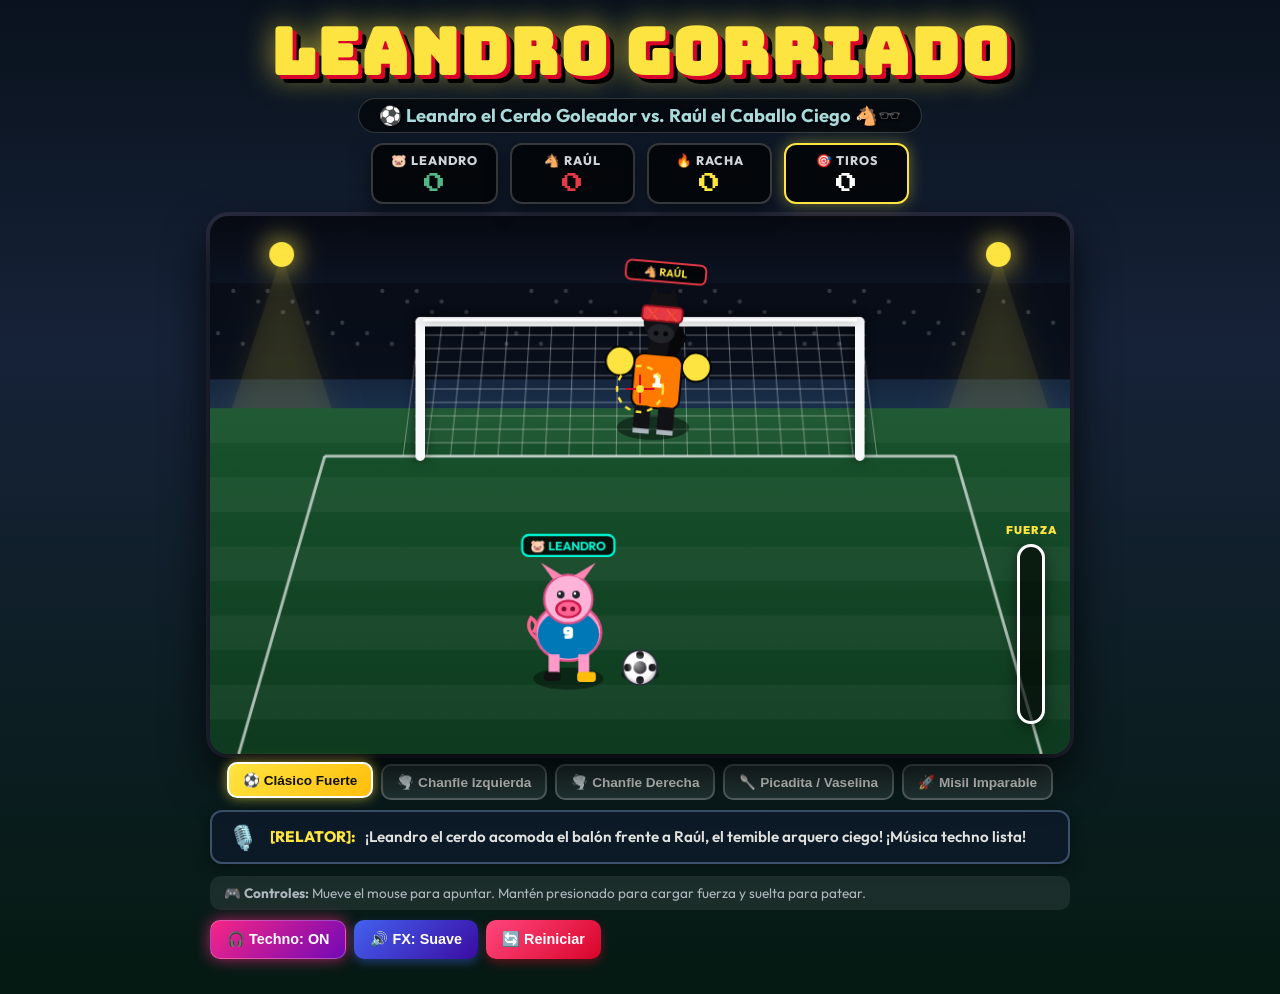
<file: cerdo-penales/index.html>
<!DOCTYPE html>
<html lang="es">
<head>
    <meta charset="UTF-8">
    <meta name="viewport" content="width=device-width, initial-scale=1.0">
    <title>leandro gorriado - Leandro vs Raúl el Caballo Ciego</title>
    <link href="https://fonts.googleapis.com/css2?family=Bungee&family=Press+Start+2P&family=Outfit:wght@400;700;900&display=swap" rel="stylesheet">
    <style>
        :root {
            --primary: #ff477e;
            --primary-dark: #d90429;
            --accent: #fee440;
            --pitch-dark: #1b4332;
            --pitch-light: #2d6a4f;
            --neon-blue: #00f5d4;
            --dark-horse: #111115;
            --gold: #ffbe0b;
        }

        * {
            box-sizing: border-box;
            margin: 0;
            padding: 0;
            user-select: none;
            -webkit-user-select: none;
        }

        body {
            background: linear-gradient(180deg, #09121d 0%, #162238 35%, #051a12 100%);
            min-height: 100vh;
            font-family: 'Outfit', sans-serif;
            color: #fff;
            display: flex;
            flex-direction: column;
            align-items: center;
            justify-content: flex-start;
            overflow-x: hidden;
            padding: 10px 15px 35px;
        }

        /* HEADER OBLIGATORIO */
        header {
            text-align: center;
            margin-bottom: 10px;
            position: relative;
            z-index: 10;
        }

        h1 {
            font-family: 'Bungee', cursive;
            font-size: clamp(2.2rem, 5.5vw, 4rem);
            color: #fee440;
            text-shadow: 
                4px 4px 0px #d90429,
                8px 8px 0px #000,
                0 0 30px rgba(254, 228, 64, 0.7);
            letter-spacing: 2px;
            text-transform: lowercase;
            margin-bottom: 4px;
            animation: pulseTitle 2s ease-in-out infinite alternate;
        }

        @keyframes pulseTitle {
            0% { transform: scale(1) rotate(-1deg); }
            100% { transform: scale(1.02) rotate(1deg); }
        }

        .subtitle {
            font-size: clamp(0.9rem, 2vw, 1.15rem);
            color: #a8dadc;
            font-weight: 700;
            text-shadow: 1px 1px 3px #000;
            background: rgba(0, 0, 0, 0.55);
            padding: 5px 20px;
            border-radius: 20px;
            display: inline-block;
            border: 1px solid rgba(255, 255, 255, 0.18);
        }

        /* MARCADOR CON NOMBRES */
        .scoreboard {
            display: flex;
            gap: 12px;
            margin-bottom: 12px;
            flex-wrap: wrap;
            justify-content: center;
            z-index: 10;
        }

        .score-card {
            background: rgba(0, 0, 0, 0.75);
            border: 2px solid rgba(255, 255, 255, 0.2);
            border-radius: 12px;
            padding: 8px 18px;
            display: flex;
            flex-direction: column;
            align-items: center;
            box-shadow: 0 8px 20px rgba(0, 0, 0, 0.5);
            backdrop-filter: blur(8px);
            min-width: 125px;
        }

        .score-card.highlight {
            border-color: #fee440;
            box-shadow: 0 0 15px rgba(254, 228, 64, 0.4);
        }

        .score-label {
            font-size: 0.78rem;
            text-transform: uppercase;
            letter-spacing: 1px;
            color: #ced4da;
            font-weight: 800;
        }

        .score-val {
            font-family: 'Press Start 2P', monospace;
            font-size: 1.35rem;
            color: #fff;
            margin-top: 4px;
        }

        .score-card.goals .score-val { color: #52b788; }
        .score-card.saves .score-val { color: #e63946; }
        .score-card.streak .score-val { color: #fee440; }

        /* CONTENEDOR DEL JUEGO */
        .game-wrapper {
            position: relative;
            width: 100%;
            max-width: 860px;
            aspect-ratio: 16 / 10;
            border-radius: 18px;
            overflow: hidden;
            box-shadow: 
                0 20px 45px rgba(0, 0, 0, 0.85),
                0 0 0 4px #2b2d42;
            background: #1b4332;
        }

        canvas#gameCanvas {
            width: 100%;
            height: 100%;
            display: block;
            cursor: crosshair;
        }

        /* OVERLAYS Y MENSAJES */
        .banner-msg {
            position: absolute;
            top: 24%;
            left: 50%;
            transform: translate(-50%, -50%) scale(0);
            font-family: 'Bungee', cursive;
            font-size: clamp(2.3rem, 5.5vw, 4.4rem);
            color: #fee440;
            text-shadow: 5px 5px 0 #d90429, 8px 8px 0 #000;
            z-index: 50;
            pointer-events: none;
            transition: transform 0.3s cubic-bezier(0.175, 0.885, 0.32, 1.275);
            text-align: center;
            white-space: nowrap;
        }

        .banner-msg.show {
            transform: translate(-50%, -50%) scale(1);
        }

        .horse-speech {
            position: absolute;
            top: 14%;
            left: 50%;
            transform: translateX(-50%);
            background: #ffffff;
            color: #111;
            padding: 8px 16px;
            border-radius: 16px;
            font-weight: 800;
            font-size: 0.95rem;
            border: 3px solid #111;
            box-shadow: 0 6px 15px rgba(0,0,0,0.5);
            opacity: 0;
            transition: opacity 0.25s ease, transform 0.25s ease;
            pointer-events: none;
            z-index: 45;
            text-align: center;
            max-width: 320px;
        }

        .horse-speech::after {
            content: '';
            position: absolute;
            bottom: -10px;
            left: 50%;
            transform: translateX(-50%);
            border-width: 10px 8px 0;
            border-style: solid;
            border-color: #ffffff transparent;
            display: block;
            width: 0;
        }

        .horse-speech.show {
            opacity: 1;
            transform: translateX(-50%) translateY(-5px);
        }

        /* BARRA DE POTENCIA DINÁMICA */
        .power-bar-container {
            position: absolute;
            right: 25px;
            bottom: 30px;
            width: 28px;
            height: 180px;
            background: rgba(0, 0, 0, 0.65);
            border: 3px solid #fff;
            border-radius: 14px;
            padding: 3px;
            display: flex;
            flex-direction: column;
            justify-content: flex-end;
            box-shadow: 0 4px 15px rgba(0,0,0,0.5);
            z-index: 30;
        }

        .power-bar-fill {
            width: 100%;
            height: 0%;
            border-radius: 8px;
            background: linear-gradient(0deg, #52b788 0%, #fee440 60%, #e63946 100%);
            transition: height 0.05s linear;
        }

        .power-bar-label {
            position: absolute;
            top: -24px;
            left: 50%;
            transform: translateX(-50%);
            font-size: 0.7rem;
            font-weight: 900;
            letter-spacing: 1px;
            color: #fee440;
            text-transform: uppercase;
        }

        /* PANEL DE MODOS DE DISPARO (EFECTOS) */
        .shot-types-bar {
            width: 100%;
            max-width: 860px;
            margin-top: 10px;
            display: flex;
            gap: 8px;
            justify-content: center;
            flex-wrap: wrap;
        }

        .shot-btn {
            background: rgba(255, 255, 255, 0.1);
            color: #e0e1dd;
            border: 2px solid rgba(255, 255, 255, 0.25);
            padding: 8px 14px;
            border-radius: 10px;
            font-weight: 700;
            font-size: 0.85rem;
            cursor: pointer;
            transition: all 0.2s ease;
            display: flex;
            align-items: center;
            gap: 6px;
        }

        .shot-btn:hover {
            background: rgba(255, 255, 255, 0.2);
            border-color: #fee440;
        }

        .shot-btn.active {
            background: linear-gradient(135deg, #fee440, #ffbe0b);
            color: #111;
            border-color: #fff;
            font-weight: 900;
            box-shadow: 0 0 12px rgba(254, 228, 64, 0.6);
            transform: translateY(-2px);
        }

        /* RELATO COMENTARISTA */
        .commentary-box {
            width: 100%;
            max-width: 860px;
            background: rgba(13, 27, 42, 0.95);
            border: 2px solid #3a506b;
            border-radius: 12px;
            margin-top: 10px;
            padding: 10px 16px;
            display: flex;
            align-items: center;
            gap: 12px;
            box-shadow: 0 4px 15px rgba(0,0,0,0.4);
        }

        .mic-icon {
            font-size: 1.5rem;
            animation: bounce 1.2s infinite;
        }

        @keyframes bounce {
            0%, 100% { transform: translateY(0); }
            50% { transform: translateY(-4px); }
        }

        .commentary-text {
            font-size: 0.95rem;
            font-weight: 600;
            color: #e0e1dd;
            flex-grow: 1;
        }

        .commentary-speaker {
            color: #fee440;
            font-weight: 800;
            margin-right: 6px;
        }

        /* CONTROLES INFERIORES */
        .controls-panel {
            width: 100%;
            max-width: 860px;
            margin-top: 12px;
            display: flex;
            justify-content: space-between;
            align-items: center;
            flex-wrap: wrap;
            gap: 10px;
        }

        .instructions {
            background: rgba(255, 255, 255, 0.08);
            padding: 8px 14px;
            border-radius: 10px;
            font-size: 0.85rem;
            color: #adb5bd;
            display: flex;
            align-items: center;
            gap: 8px;
            flex-grow: 1;
        }

        .action-btns {
            display: flex;
            gap: 8px;
            flex-wrap: wrap;
        }

        .btn {
            background: linear-gradient(135deg, #ff477e, #d90429);
            color: white;
            border: none;
            padding: 10px 16px;
            border-radius: 10px;
            font-weight: 800;
            font-size: 0.9rem;
            cursor: pointer;
            box-shadow: 0 4px 10px rgba(217, 4, 41, 0.4);
            transition: all 0.2s ease;
            display: flex;
            align-items: center;
            gap: 6px;
        }

        .btn:hover {
            transform: translateY(-2px);
            box-shadow: 0 6px 15px rgba(217, 4, 41, 0.6);
        }

        .btn:active {
            transform: translateY(1px);
        }

        .btn-techno {
            background: linear-gradient(135deg, #7209b7, #3a0ca3);
            box-shadow: 0 4px 10px rgba(114, 9, 183, 0.5);
            border: 1px solid rgba(255, 255, 255, 0.25);
        }

        .btn-techno.active {
            background: linear-gradient(135deg, #f72585, #7209b7);
            box-shadow: 0 0 15px rgba(247, 37, 133, 0.7);
        }

        .btn-sound {
            background: linear-gradient(135deg, #4361ee, #3a0ca3);
            box-shadow: 0 4px 10px rgba(67, 97, 238, 0.4);
        }

        /* CONFETTI */
        #confettiCanvas {
            position: fixed;
            top: 0;
            left: 0;
            width: 100vw;
            height: 100vh;
            pointer-events: none;
            z-index: 100;
        }
    </style>
</head>
<body>

    <canvas id="confettiCanvas"></canvas>

    <header>
        <h1>leandro gorriado</h1>
        <div class="subtitle">⚽ Leandro el Cerdo Goleador vs. Raúl el Caballo Ciego 🐴🕶️</div>
    </header>

    <!-- Marcador -->
    <div class="scoreboard">
        <div class="score-card goals">
            <span class="score-label">🐷 Leandro</span>
            <span class="score-val" id="goalsVal">0</span>
        </div>
        <div class="score-card saves">
            <span class="score-label">🐴 Raúl</span>
            <span class="score-val" id="savesVal">0</span>
        </div>
        <div class="score-card streak">
            <span class="score-label">🔥 Racha</span>
            <span class="score-val" id="streakVal">0</span>
        </div>
        <div class="score-card highlight">
            <span class="score-label">🎯 Tiros</span>
            <span class="score-val" id="shotsVal">0</span>
        </div>
    </div>

    <!-- Contenedor del Juego -->
    <div class="game-wrapper" id="gameWrapper">
        <canvas id="gameCanvas" width="900" height="560"></canvas>
        
        <!-- Barra de Potencia dinámica -->
        <div class="power-bar-container">
            <span class="power-bar-label">Fuerza</span>
            <div class="power-bar-fill" id="powerBarFill"></div>
        </div>

        <div class="banner-msg" id="bannerMsg">¡GOLAZO!</div>
        <div class="horse-speech" id="horseSpeech">¡SOY RAÚL Y NO VEO UN POMO!</div>
    </div>

    <!-- Selector de Tipo de Tiro / Chanfle -->
    <div class="shot-types-bar">
        <button class="shot-btn active" data-type="normal">⚽ Clásico Fuerte</button>
        <button class="shot-btn" data-type="curva-izq">🌪️ Chanfle Izquierda</button>
        <button class="shot-btn" data-type="curva-der">🌪️ Chanfle Derecha</button>
        <button class="shot-btn" data-type="picadita">🥄 Picadita / Vaselina</button>
        <button class="shot-btn" data-type="misil">🚀 Misil Imparable</button>
    </div>

    <!-- Comentarios de la transmisión -->
    <div class="commentary-box">
        <div class="mic-icon">🎙️</div>
        <div class="commentary-text">
            <span class="commentary-speaker">[RELATOR]:</span>
            <span id="commentaryLine">¡Leandro el cerdo acomoda el balón frente a Raúl, el temible arquero ciego! ¡Música techno lista!</span>
        </div>
    </div>

    <!-- Controles -->
    <div class="controls-panel">
        <div class="instructions">
            <span>🎮 <strong>Controles:</strong> Mueve el mouse para apuntar. Mantén presionado para cargar fuerza y suelta para patear.</span>
        </div>
        <div class="action-btns">
            <button class="btn btn-techno active" id="technoToggleBtn">🎧 Techno: ON</button>
            <button class="btn btn-sound" id="soundToggleBtn">🔊 FX: Suave</button>
            <button class="btn" id="resetBtn">🔄 Reiniciar</button>
        </div>
    </div>

    <script>
        /* ==============================================================
           SISTEMA DE AUDIO: TECHNO LOOP + EFECTOS SUAVES
           ============================================================== */
        class AudioEngine {
            constructor() {
                this.ctx = null;
                this.sfxEnabled = true;
                this.technoEnabled = true;
                this.sfxMasterVolume = 0.22; // VOLUMEN BAJO PARA EFECTOS
                this.technoVolume = 0.32;

                this.step = 0;
                this.technoInterval = null;
                this.bpm = 130;
                this.bassNotes = [55, 55, 65.41, 55, 73.42, 55, 82.41, 73.42]; // Línea de bajo tecno A1/C2/D2/E2
                this.leadNotes = [220, 261.63, 293.66, 329.63, 392, 440];
            }

            init() {
                if (!this.ctx) {
                    const AudioContext = window.AudioContext || window.webkitAudioContext;
                    this.ctx = new AudioContext();
                }
                if (this.ctx.state === 'suspended') {
                    this.ctx.resume();
                }
            }

            /* --- MÚSICA TECHNO SINTETIZADA EN VIVO --- */
            startTechno() {
                this.init();
                if (this.technoInterval) return;

                const stepDuration = (60 / this.bpm) / 4; // 16th notes
                this.technoInterval = setInterval(() => {
                    if (!this.technoEnabled || !this.ctx) return;
                    this.playTechnoStep(this.step);
                    this.step = (this.step + 1) % 32;
                }, stepDuration * 1000);
            }

            stopTechno() {
                if (this.technoInterval) {
                    clearInterval(this.technoInterval);
                    this.technoInterval = null;
                }
            }

            playTechnoStep(step) {
                const now = this.ctx.currentTime;

                // 1. KICK DRUM (4-on-the-floor en 0, 4, 8, 12, 16, 20, 24, 28)
                if (step % 4 === 0) {
                    const osc = this.ctx.createOscillator();
                    const gain = this.ctx.createGain();
                    osc.type = 'sine';
                    osc.frequency.setValueAtTime(130, now);
                    osc.frequency.exponentialRampToValueAtTime(32, now + 0.12);

                    gain.gain.setValueAtTime(this.technoVolume * 1.1, now);
                    gain.gain.exponentialRampToValueAtTime(0.001, now + 0.12);

                    osc.connect(gain);
                    gain.connect(this.ctx.destination);
                    osc.start(now);
                    osc.stop(now + 0.13);
                }

                // 2. OPEN HI-HAT A CONTRATIEMPO (en 2, 6, 10, 14, 18, 22, 26, 30)
                if (step % 4 === 2) {
                    this.playSynthHat(0.12, this.technoVolume * 0.45);
                } else if (step % 2 === 1) {
                    // Closed hat suave
                    this.playSynthHat(0.04, this.technoVolume * 0.2);
                }

                // 3. LÍNEA DE BAJO TECHNO ROLLING (16th notes con filtro resonante)
                const bassNote = this.bassNotes[step % this.bassNotes.length];
                const bassOsc = this.ctx.createOscillator();
                const bassFilter = this.ctx.createBiquadFilter();
                const bassGain = this.ctx.createGain();

                bassOsc.type = 'sawtooth';
                bassOsc.frequency.setValueAtTime(bassNote, now);

                bassFilter.type = 'lowpass';
                // Modulación de filtro estilo ácid techno
                const cutoff = 250 + Math.sin(step * 0.4) * 150;
                bassFilter.frequency.setValueAtTime(cutoff, now);
                bassFilter.Q.value = 4;

                bassGain.gain.setValueAtTime(this.technoVolume * 0.4, now);
                bassGain.gain.exponentialRampToValueAtTime(0.001, now + 0.1);

                bassOsc.connect(bassFilter);
                bassFilter.connect(bassGain);
                bassGain.connect(this.ctx.destination);

                bassOsc.start(now);
                bassOsc.stop(now + 0.11);

                // 4. SYNTH ARPEGGIO TECHNO (cada ciertos pasos)
                if (step % 4 === 0 || step % 4 === 3) {
                    const leadNote = this.leadNotes[(step * 2) % this.leadNotes.length];
                    const leadOsc = this.ctx.createOscillator();
                    const leadGain = this.ctx.createGain();

                    leadOsc.type = 'square';
                    leadOsc.frequency.setValueAtTime(leadNote, now);

                    leadGain.gain.setValueAtTime(this.technoVolume * 0.15, now);
                    leadGain.gain.exponentialRampToValueAtTime(0.001, now + 0.14);

                    leadOsc.connect(leadGain);
                    leadGain.connect(this.ctx.destination);

                    leadOsc.start(now);
                    leadOsc.stop(now + 0.15);
                }
            }

            playSynthHat(duration, vol) {
                const bufferSize = this.ctx.sampleRate * duration;
                const buffer = this.ctx.createBuffer(1, bufferSize, this.ctx.sampleRate);
                const data = buffer.getChannelData(0);
                for (let i = 0; i < bufferSize; i++) {
                    data[i] = Math.random() * 2 - 1;
                }

                const noise = this.ctx.createBufferSource();
                noise.buffer = buffer;
                const filter = this.ctx.createBiquadFilter();
                filter.type = 'highpass';
                filter.frequency.value = 6000;

                const gain = this.ctx.createGain();
                gain.gain.setValueAtTime(vol, this.ctx.currentTime);
                gain.gain.exponentialRampToValueAtTime(0.001, this.ctx.currentTime + duration);

                noise.connect(filter);
                filter.connect(gain);
                gain.connect(this.ctx.destination);

                noise.start();
            }

            /* --- EFECTOS DE SONIDO CON VOLUMEN SUAVE Y BAJO --- */
            playKick() {
                if (!this.sfxEnabled) return;
                this.init();
                const now = this.ctx.currentTime;
                const osc = this.ctx.createOscillator();
                const gain = this.ctx.createGain();

                osc.type = 'triangle';
                osc.frequency.setValueAtTime(110, now);
                osc.frequency.exponentialRampToValueAtTime(28, now + 0.16);

                gain.gain.setValueAtTime(this.sfxMasterVolume * 0.8, now);
                gain.gain.exponentialRampToValueAtTime(0.01, now + 0.16);

                osc.connect(gain);
                gain.connect(this.ctx.destination);

                osc.start(now);
                osc.stop(now + 0.16);
            }

            playPigOink() {
                if (!this.sfxEnabled) return;
                this.init();
                const now = this.ctx.currentTime;
                const osc = this.ctx.createOscillator();
                const gain = this.ctx.createGain();

                osc.type = 'sawtooth';
                osc.frequency.setValueAtTime(310, now);
                osc.frequency.linearRampToValueAtTime(440, now + 0.08);
                osc.frequency.linearRampToValueAtTime(260, now + 0.2);

                gain.gain.setValueAtTime(this.sfxMasterVolume * 0.6, now);
                gain.gain.exponentialRampToValueAtTime(0.01, now + 0.22);

                osc.connect(gain);
                gain.connect(this.ctx.destination);

                osc.start(now);
                osc.stop(now + 0.22);
            }

            playHorseWhinny() {
                if (!this.sfxEnabled) return;
                this.init();
                const now = this.ctx.currentTime;
                const osc = this.ctx.createOscillator();
                const gain = this.ctx.createGain();

                osc.type = 'sawtooth';
                osc.frequency.setValueAtTime(380, now);
                osc.frequency.linearRampToValueAtTime(740, now + 0.14);
                osc.frequency.linearRampToValueAtTime(580, now + 0.28);
                osc.frequency.linearRampToValueAtTime(800, now + 0.42);
                osc.frequency.linearRampToValueAtTime(320, now + 0.62);

                gain.gain.setValueAtTime(this.sfxMasterVolume * 0.55, now);
                gain.gain.exponentialRampToValueAtTime(0.01, now + 0.65);

                osc.connect(gain);
                gain.connect(this.ctx.destination);

                osc.start(now);
                osc.stop(now + 0.65);
            }

            playPostHit() {
                if (!this.sfxEnabled) return;
                this.init();
                const now = this.ctx.currentTime;
                const osc = this.ctx.createOscillator();
                const gain = this.ctx.createGain();

                osc.type = 'sine';
                osc.frequency.setValueAtTime(920, now);
                osc.frequency.exponentialRampToValueAtTime(220, now + 0.35);

                gain.gain.setValueAtTime(this.sfxMasterVolume * 0.75, now);
                gain.gain.exponentialRampToValueAtTime(0.001, now + 0.38);

                osc.connect(gain);
                gain.connect(this.ctx.destination);

                osc.start(now);
                osc.stop(now + 0.38);
            }

            playNetSwish() {
                if (!this.sfxEnabled) return;
                this.init();
                this.playSynthHat(0.2, this.sfxMasterVolume * 0.6);
            }

            playGoalCheer() {
                if (!this.sfxEnabled) return;
                this.init();
                const notes = [261.63, 329.63, 392.00, 523.25];
                notes.forEach((freq, idx) => {
                    const now = this.ctx.currentTime + idx * 0.08;
                    const osc = this.ctx.createOscillator();
                    const gain = this.ctx.createGain();
                    osc.type = 'triangle';
                    osc.frequency.value = freq;
                    gain.gain.setValueAtTime(this.sfxMasterVolume * 0.5, now);
                    gain.gain.exponentialRampToValueAtTime(0.01, now + 0.55);
                    osc.connect(gain);
                    gain.connect(this.ctx.destination);
                    osc.start(now);
                    osc.stop(now + 0.55);
                });
            }

            playWhistle() {
                if (!this.sfxEnabled) return;
                this.init();
                const now = this.ctx.currentTime;
                const osc = this.ctx.createOscillator();
                const gain = this.ctx.createGain();

                osc.type = 'square';
                osc.frequency.setValueAtTime(2000, now);
                osc.frequency.setValueAtTime(2350, now + 0.06);
                osc.frequency.setValueAtTime(2000, now + 0.12);

                gain.gain.setValueAtTime(this.sfxMasterVolume * 0.45, now);
                gain.gain.exponentialRampToValueAtTime(0.01, now + 0.22);

                osc.connect(gain);
                gain.connect(this.ctx.destination);

                osc.start(now);
                osc.stop(now + 0.22);
            }
        }

        const audio = new AudioEngine();

        // Autoplay al interactuar con cualquier parte de la pantalla
        const startAudioOnFirstInteraction = () => {
            audio.init();
            audio.startTechno();
            window.removeEventListener('click', startAudioOnFirstInteraction);
            window.removeEventListener('keydown', startAudioOnFirstInteraction);
            window.removeEventListener('touchstart', startAudioOnFirstInteraction);
        };
        window.addEventListener('click', startAudioOnFirstInteraction);
        window.addEventListener('keydown', startAudioOnFirstInteraction);
        window.addEventListener('touchstart', startAudioOnFirstInteraction);

        /* ==============================================================
           CONFETTI ENGINE
           ============================================================== */
        const confettiCanvas = document.getElementById('confettiCanvas');
        const cCtx = confettiCanvas.getContext('2d');
        let confettiParticles = [];

        function resizeConfetti() {
            confettiCanvas.width = window.innerWidth;
            confettiCanvas.height = window.innerHeight;
        }
        window.addEventListener('resize', resizeConfetti);
        resizeConfetti();

        function launchConfetti() {
            const colors = ['#fee440', '#ff477e', '#00bbf9', '#00f5d4', '#70e000', '#ffffff'];
            for (let i = 0; i < 110; i++) {
                confettiParticles.push({
                    x: window.innerWidth / 2,
                    y: window.innerHeight * 0.4,
                    vx: (Math.random() - 0.5) * 20,
                    vy: (Math.random() - 0.9) * 18,
                    size: Math.random() * 8 + 6,
                    color: colors[Math.floor(Math.random() * colors.length)],
                    rot: Math.random() * 360,
                    vRot: (Math.random() - 0.5) * 16,
                    life: 1.0,
                    decay: Math.random() * 0.014 + 0.009
                });
            }
        }

        function updateConfetti() {
            cCtx.clearRect(0, 0, confettiCanvas.width, confettiCanvas.height);
            for (let i = confettiParticles.length - 1; i >= 0; i--) {
                const p = confettiParticles[i];
                p.x += p.vx;
                p.y += p.vy;
                p.vy += 0.42;
                p.rot += p.vRot;
                p.life -= p.decay;

                if (p.life <= 0) {
                    confettiParticles.splice(i, 1);
                    continue;
                }

                cCtx.save();
                cCtx.translate(p.x, p.y);
                cCtx.rotate((p.rot * Math.PI) / 180);
                cCtx.globalAlpha = p.life;
                cCtx.fillStyle = p.color;
                cCtx.fillRect(-p.size / 2, -p.size / 2, p.size, p.size * 0.6);
                cCtx.restore();
            }
            requestAnimationFrame(updateConfetti);
        }
        updateConfetti();

        /* ==============================================================
           JUEGO PRINCIPAL: CANVAS 2D
           ============================================================== */
        const canvas = document.getElementById('gameCanvas');
        const ctx = canvas.getContext('2d');

        let goals = 0;
        let saves = 0;
        let shots = 0;
        let streak = 0;
        let currentShotType = 'normal';

        const goalsVal = document.getElementById('goalsVal');
        const savesVal = document.getElementById('savesVal');
        const shotsVal = document.getElementById('shotsVal');
        const streakVal = document.getElementById('streakVal');
        const bannerMsg = document.getElementById('bannerMsg');
        const horseSpeech = document.getElementById('horseSpeech');
        const commentaryLine = document.getElementById('commentaryLine');
        const technoToggleBtn = document.getElementById('technoToggleBtn');
        const soundToggleBtn = document.getElementById('soundToggleBtn');
        const resetBtn = document.getElementById('resetBtn');
        const powerBarFill = document.getElementById('powerBarFill');
        const shotBtns = document.querySelectorAll('.shot-btn');

        let isChargingPower = false;
        let powerValue = 0.5;
        let powerDirection = 1;
        let grassParticles = [];
        let netRipple = 0;

        const GOAL = {
            x1: 220,
            x2: 680,
            yTop: 110,
            yBottom: 250,
            depth: 50
        };

        let ball = {
            x: 450,
            y: 470,
            z: 0,
            targetX: 450,
            targetY: 180,
            startX: 450,
            startY: 470,
            curveOffset: 0,
            radius: 18,
            rotation: 0,
            active: false,
            progress: 0,
            speed: 0.026,
            power: 0.6,
            result: null
        };

        // Cerdo LEANDRO
        let pig = {
            name: "LEANDRO",
            x: 375,
            y: 470,
            kickAnim: 0,
            isKicking: false,
            celebrating: false,
            disappointed: false,
            scale: 1.15
        };

        // Caballo RAÚL
        let horse = {
            name: "RAÚL",
            x: 450,
            y: 220,
            targetX: 450,
            vx: 0,
            isDiving: false,
            diveDirection: 0,
            blindListenTilt: 0,
            earsTwitch: 0,
            coatColor: '#121216',
            maneColor: '#070709',
            stunned: false
        };

        let crosshair = {
            x: 450,
            y: 180,
            visible: true
        };

        // Frases de Raúl el Caballo Ciego
        const raulQuotes = [
            "¡SOY RAÚL Y NO VEO UN POMO!",
            "¡LEANDRO, ESCUCHO TUS PASOS!",
            "¡RAÚL TIENE EL OÍDO AFINADO!",
            "¡LEANDRO, TIRALA AL GALLINERO!",
            "¡ALGUIEN QUE LE PRENDA LA LUZ A RAÚL!",
            "¡RAÚL ATAJA POR PURA VIBRACIÓN!",
            "¡NO VEO LA PELOTA PERO HUELO EL GOL!",
            "¡LEANDRO, ESTA LA SACA RAÚL A CIEGAS!"
        ];

        // Frases del Relator
        const relatorQuotes = {
            goal: [
                "¡GOOOLAZO DE LEANDRO! ¡Se la clavó al ángulo y dejó pagando a Raúl!",
                "¡MONUMENTAL LEANDRO! ¡El chanchito goleador baila techno y Raúl sigue buscando el balón!",
                "¡GOOOOOL! ¡Leandro la puso donde las arañas tejen y Raúl ni se enteró!",
                "¡LEANDRO EN LLAMAS! ¡Qué zapatazo del porcino frente a un Raúl completamente a oscuras!"
            ],
            save: [
                "¡PARADÓN DE RAÚL! ¡El caballo ciego escuchó el viento y metió un herradurazo milagroso!",
                "¡NO SE PUEDE CREER! ¡Raúl se estiró a ciegas y le ahogó el grito de gol a Leandro!",
                "¡ATAJADÓN DE RAÚL! ¡Puro instinto y oreja de potrero!",
                "¡RAÚL ES UNA MURALLA OSCURA! Se quedó con el remate de Leandro."
            ],
            post: [
                "¡TRAVESAÑOOOOO DE LEANDRO! ¡Hizo temblar los palos de Raúl!",
                "¡EL POSTE SALVA A RAÚL! ¡Sonó el metal a ritmo techno!",
                "¡LEANDRO CASI PARTE EL ARCO! ¡Raúl sintió el soplido en la venda!"
            ],
            miss: [
                "¡AFUERA! ¡Leandro la mandó a la estratósfera!",
                "¡DESVIADO! ¡Leandro le erró por tres cuadras y Raúl sonríe en las sombras!",
                "¡LEANDRO SE APURÓ! ¡El remate se fue lejísimos!"
            ]
        };

        shotBtns.forEach(btn => {
            btn.addEventListener('click', () => {
                shotBtns.forEach(b => b.classList.remove('active'));
                btn.classList.add('active');
                currentShotType = btn.dataset.type;
                audio.playWhistle();
                setCommentary(`Leandro prepara: ${btn.textContent}`);
            });
        });

        /* ==============================================================
           DIBUJO DE ESCENARIO Y PERSONAJES
           ============================================================== */
        function drawStadium() {
            const skyGrad = ctx.createLinearGradient(0, 0, 0, 210);
            skyGrad.addColorStop(0, '#070a12');
            skyGrad.addColorStop(0.6, '#101a2e');
            skyGrad.addColorStop(1, '#1b324d');
            ctx.fillStyle = skyGrad;
            ctx.fillRect(0, 0, canvas.width, 240);

            // Tribunas
            ctx.fillStyle = 'rgba(8, 12, 22, 0.85)';
            ctx.fillRect(0, 70, canvas.width, 100);

            // Reflectores
            drawFloodlight(75, 40);
            drawFloodlight(canvas.width - 75, 40);

            // Luces de hinchada
            ctx.fillStyle = 'rgba(255, 255, 255, 0.18)';
            for (let i = 0; i < 65; i++) {
                const hx = (i * 26 + (Date.now() * 0.025) % 28) % canvas.width;
                const hy = 78 + (i % 6) * 11;
                ctx.beginPath();
                ctx.arc(hx, hy, 2.2, 0, Math.PI * 2);
                ctx.fill();
            }

            // Césped
            const pitchGrad = ctx.createLinearGradient(0, 200, 0, canvas.height);
            pitchGrad.addColorStop(0, '#19532d');
            pitchGrad.addColorStop(1, '#0e3a1f');
            ctx.fillStyle = pitchGrad;
            ctx.fillRect(0, 200, canvas.width, canvas.height - 200);

            // Franjas de corte
            ctx.fillStyle = 'rgba(255, 255, 255, 0.04)';
            for (let y = 200; y < canvas.height; y += 36) {
                if (Math.floor((y - 200) / 36) % 2 === 0) {
                    ctx.fillRect(0, y, canvas.width, 36);
                }
            }

            // Líneas de cal
            ctx.strokeStyle = 'rgba(255, 255, 255, 0.65)';
            ctx.lineWidth = 3;
            ctx.beginPath();
            ctx.moveTo(120, 250);
            ctx.lineTo(780, 250);
            ctx.stroke();

            ctx.beginPath();
            ctx.moveTo(120, 250);
            ctx.lineTo(30, canvas.height);
            ctx.moveTo(780, 250);
            ctx.lineTo(870, canvas.height);
            ctx.stroke();

            // Punto del penal
            ctx.fillStyle = '#ffffff';
            ctx.beginPath();
            ctx.ellipse(450, 470, 7, 4, 0, 0, Math.PI * 2);
            ctx.fill();
        }

        function drawFloodlight(x, y) {
            ctx.save();
            ctx.fillStyle = '#fee440';
            ctx.shadowColor = '#fee440';
            ctx.shadowBlur = 28;
            ctx.beginPath();
            ctx.arc(x, y, 13, 0, Math.PI * 2);
            ctx.fill();

            ctx.fillStyle = 'rgba(254, 228, 64, 0.08)';
            ctx.beginPath();
            ctx.moveTo(x, y);
            ctx.lineTo(x - 170, canvas.height);
            ctx.lineTo(x + 170, canvas.height);
            ctx.closePath();
            ctx.fill();
            ctx.restore();
        }

        function drawGoal() {
            ctx.save();

            const netWobble = Math.sin(netRipple * Math.PI) * 12;
            ctx.strokeStyle = 'rgba(255, 255, 255, 0.38)';
            ctx.lineWidth = 1;

            const netLines = 20;
            for (let i = 0; i <= netLines; i++) {
                const ratio = i / netLines;
                const topX = GOAL.x1 + (GOAL.x2 - GOAL.x1) * ratio;
                const bottomX = (GOAL.x1 - 18) + (GOAL.x2 - GOAL.x1 + 36) * ratio;

                ctx.beginPath();
                ctx.moveTo(topX, GOAL.yTop);
                const midX = (topX + bottomX) / 2 + (ratio > 0.3 && ratio < 0.7 ? netWobble : 0);
                ctx.quadraticCurveTo(midX, (GOAL.yTop + GOAL.yBottom) / 2, bottomX, GOAL.yBottom);
                ctx.stroke();
            }

            for (let y = GOAL.yTop; y <= GOAL.yBottom; y += 14) {
                ctx.beginPath();
                ctx.moveTo(GOAL.x1 - 6, y);
                ctx.lineTo(GOAL.x2 + 6, y);
                ctx.stroke();
            }

            // Postes blancos
            ctx.strokeStyle = '#f8f9fa';
            ctx.lineWidth = 10;
            ctx.lineCap = 'round';
            ctx.lineJoin = 'round';
            ctx.shadowColor = 'rgba(0, 0, 0, 0.6)';
            ctx.shadowBlur = 12;

            ctx.beginPath();
            ctx.moveTo(GOAL.x1, GOAL.yBottom);
            ctx.lineTo(GOAL.x1, GOAL.yTop);
            ctx.lineTo(GOAL.x2, GOAL.yTop);
            ctx.lineTo(GOAL.x2, GOAL.yBottom);
            ctx.stroke();

            // Reflejo
            ctx.strokeStyle = '#ffffff';
            ctx.lineWidth = 3;
            ctx.beginPath();
            ctx.moveTo(GOAL.x1 + 4, GOAL.yTop - 2);
            ctx.lineTo(GOAL.x2 - 4, GOAL.yTop - 2);
            ctx.stroke();

            ctx.restore();
        }

        /* -------------------------------------------------------------
           DIBUJAR AL CABALLO RAÚL (ARQUERO CIEGO)
           ------------------------------------------------------------- */
        function drawHorse() {
            ctx.save();
            ctx.translate(horse.x, horse.y);

            // Sombra
            ctx.fillStyle = 'rgba(0, 0, 0, 0.45)';
            ctx.beginPath();
            ctx.ellipse(0, 0, 38, 13, 0, 0, Math.PI * 2);
            ctx.fill();

            let tilt = 0;
            let offsetY = 0;
            if (horse.isDiving) {
                tilt = horse.diveDirection * 0.48;
                offsetY = -28;
            } else {
                tilt = Math.sin(Date.now() * 0.006) * 0.09;
            }
            ctx.rotate(tilt);
            ctx.translate(0, offsetY);

            // CARTEL CON NOMBRE: "RAÚL (Ciego)"
            ctx.save();
            ctx.fillStyle = 'rgba(0, 0, 0, 0.75)';
            ctx.strokeStyle = '#e63946';
            ctx.lineWidth = 2;
            ctx.beginPath();
            ctx.roundRect(-42, -172, 84, 20, 6);
            ctx.fill();
            ctx.stroke();
            ctx.fillStyle = '#fee440';
            ctx.font = 'bold 11px "Outfit", sans-serif';
            ctx.textAlign = 'center';
            ctx.fillText('🐴 RAÚL', 0, -158);
            ctx.restore();

            // Camiseta naranja de arquero
            ctx.fillStyle = '#ff7b00';
            ctx.strokeStyle = '#050507';
            ctx.lineWidth = 2;
            ctx.beginPath();
            ctx.roundRect(-25, -76, 50, 56, 10);
            ctx.fill();
            ctx.stroke();

            // Número 1 en el pecho
            ctx.fillStyle = '#ffffff';
            ctx.font = 'bold 18px "Bungee", sans-serif';
            ctx.textAlign = 'center';
            ctx.fillText('1', 0, -42);

            // Patas traseras / Pantalón
            ctx.fillStyle = '#111116';
            ctx.beginPath();
            ctx.roundRect(-21, -22, 17, 25, 4);
            ctx.roundRect(4, -22, 17, 25, 4);
            ctx.fill();

            // Herraduras de plata
            ctx.fillStyle = '#adb5bd';
            ctx.fillRect(-21, 2, 17, 5);
            ctx.fillRect(4, 2, 17, 5);

            // Cuello
            ctx.fillStyle = horse.coatColor;
            ctx.beginPath();
            ctx.moveTo(-13, -76);
            ctx.lineTo(-7, -106);
            ctx.lineTo(17, -106);
            ctx.lineTo(13, -76);
            ctx.closePath();
            ctx.fill();

            // Crin negra
            ctx.fillStyle = horse.maneColor;
            ctx.beginPath();
            ctx.moveTo(11, -116);
            ctx.lineTo(28, -96);
            ctx.lineTo(18, -76);
            ctx.lineTo(9, -76);
            ctx.closePath();
            ctx.fill();

            // Cabeza de Raúl
            ctx.fillStyle = horse.coatColor;
            ctx.beginPath();
            ctx.ellipse(0, -114, 19, 26, 0.1, 0, Math.PI * 2);
            ctx.fill();

            // Hocico
            ctx.fillStyle = '#212529';
            ctx.beginPath();
            ctx.ellipse(0, -98, 14, 10, 0, 0, Math.PI * 2);
            ctx.fill();
            ctx.fillStyle = '#050505';
            ctx.beginPath();
            ctx.arc(-5, -98, 2.5, 0, Math.PI * 2);
            ctx.arc(5, -98, 2.5, 0, Math.PI * 2);
            ctx.fill();

            // Orejas que giran como radar
            const earWiggle = Math.sin(Date.now() * 0.018) * 6;
            ctx.fillStyle = horse.coatColor;
            ctx.beginPath();
            ctx.moveTo(-15, -132);
            ctx.lineTo(-7 + earWiggle, -147);
            ctx.lineTo(-2, -132);
            ctx.fill();
            ctx.beginPath();
            ctx.moveTo(2, -132);
            ctx.lineTo(7 - earWiggle, -147);
            ctx.lineTo(15, -132);
            ctx.fill();

            // ¡VENDA ROJA DE CIEGO DE RAÚL!
            ctx.fillStyle = '#e63946';
            ctx.strokeStyle = '#9b111e';
            ctx.lineWidth = 2;
            ctx.beginPath();
            ctx.roundRect(-21, -126, 42, 15, 4);
            ctx.fill();
            ctx.stroke();

            // Ojos con "X" en la venda
            ctx.fillStyle = '#ffffff';
            ctx.font = 'bold 12px sans-serif';
            ctx.textAlign = 'center';
            if (horse.stunned) {
                ctx.fillText('💫', 0, -114);
            } else {
                ctx.fillText('❌', -10, -114);
                ctx.fillText('❌', 10, -114);
            }

            // Guantes amarillos
            const gloveL = { x: -40 + (horse.diveDirection < 0 ? -16 : 0), y: -66 + (horse.isDiving ? -26 : 0) };
            const gloveR = { x: 40 + (horse.diveDirection > 0 ? 16 : 0), y: -66 + (horse.isDiving ? -26 : 0) };

            ctx.fillStyle = '#fee440';
            ctx.strokeStyle = '#000';
            ctx.lineWidth = 2;

            ctx.beginPath();
            ctx.arc(gloveL.x, gloveL.y, 15, 0, Math.PI * 2);
            ctx.fill();
            ctx.stroke();

            ctx.beginPath();
            ctx.arc(gloveR.x, gloveR.y, 15, 0, Math.PI * 2);
            ctx.fill();
            ctx.stroke();

            ctx.restore();
        }

        /* -------------------------------------------------------------
           DIBUJAR AL CERDO LEANDRO (PATEADOR)
           ------------------------------------------------------------- */
        function drawPig() {
            ctx.save();
            ctx.translate(pig.x, pig.y);
            ctx.scale(pig.scale, pig.scale);

            // Sombra
            ctx.fillStyle = 'rgba(0, 0, 0, 0.4)';
            ctx.beginPath();
            ctx.ellipse(0, 10, 32, 10, 0, 0, Math.PI * 2);
            ctx.fill();

            let kickOffset = 0;
            let kickLegAngle = 0;
            if (pig.isKicking) {
                kickOffset = Math.sin(pig.kickAnim * Math.PI) * -9;
                kickLegAngle = Math.sin(pig.kickAnim * Math.PI) * 0.95;
            }

            let bounceY = 0;
            if (pig.celebrating) {
                bounceY = Math.abs(Math.sin(Date.now() * 0.012)) * -18;
            }
            ctx.translate(0, bounceY);

            // CARTEL CON NOMBRE: "LEANDRO"
            ctx.save();
            ctx.fillStyle = 'rgba(0, 0, 0, 0.75)';
            ctx.strokeStyle = '#00f5d4';
            ctx.lineWidth = 2;
            ctx.beginPath();
            ctx.roundRect(-42, -120 + kickOffset, 84, 19, 6);
            ctx.fill();
            ctx.stroke();
            ctx.fillStyle = '#00f5d4';
            ctx.font = 'bold 11px "Outfit", sans-serif';
            ctx.textAlign = 'center';
            ctx.fillText('🐷 LEANDRO', 0, -106 + kickOffset);
            ctx.restore();

            // Cuerpo del cerdo Leandro
            ctx.fillStyle = '#ff99c8';
            ctx.strokeStyle = '#d94f86';
            ctx.lineWidth = 2;

            ctx.beginPath();
            ctx.ellipse(0, -32 + kickOffset, 30, 26, 0, 0, Math.PI * 2);
            ctx.fill();
            ctx.stroke();

            // Camiseta de fútbol
            ctx.fillStyle = '#0077b6';
            ctx.beginPath();
            ctx.ellipse(0, -30 + kickOffset, 28, 22, 0, 0, Math.PI * 2);
            ctx.fill();

            // Número 9 y nombre en camiseta
            ctx.fillStyle = '#ffffff';
            ctx.font = 'bold 14px "Bungee", sans-serif';
            ctx.textAlign = 'center';
            ctx.fillText('9', 0, -26 + kickOffset);

            // Cabeza
            ctx.fillStyle = '#ffb3d9';
            ctx.beginPath();
            ctx.arc(0, -62 + kickOffset, 22, 0, Math.PI * 2);
            ctx.fill();
            ctx.stroke();

            // Orejas
            ctx.fillStyle = '#ff85b3';
            ctx.beginPath();
            ctx.moveTo(-14, -80 + kickOffset);
            ctx.lineTo(-25, -95 + kickOffset);
            ctx.lineTo(-5, -83 + kickOffset);
            ctx.fill();
            ctx.beginPath();
            ctx.moveTo(14, -80 + kickOffset);
            ctx.lineTo(25, -95 + kickOffset);
            ctx.lineTo(5, -83 + kickOffset);
            ctx.fill();

            // Ojos
            ctx.fillStyle = '#212529';
            if (pig.celebrating) {
                ctx.strokeStyle = '#212529';
                ctx.lineWidth = 2.5;
                ctx.beginPath();
                ctx.arc(-8, -66 + kickOffset, 5, Math.PI, 0);
                ctx.arc(8, -66 + kickOffset, 5, Math.PI, 0);
                ctx.stroke();
            } else if (pig.disappointed) {
                ctx.font = '12px sans-serif';
                ctx.fillText('•', -8, -65 + kickOffset);
                ctx.fillText('•', 8, -65 + kickOffset);
            } else {
                ctx.beginPath();
                ctx.arc(-7, -66 + kickOffset, 3.5, 0, Math.PI * 2);
                ctx.arc(7, -66 + kickOffset, 3.5, 0, Math.PI * 2);
                ctx.fill();
                ctx.fillStyle = '#ffffff';
                ctx.beginPath();
                ctx.arc(-8, -67 + kickOffset, 1.2, 0, Math.PI * 2);
                ctx.arc(6, -67 + kickOffset, 1.2, 0, Math.PI * 2);
                ctx.fill();
            }

            // Hocico
            ctx.fillStyle = '#ff6392';
            ctx.strokeStyle = '#c9184a';
            ctx.lineWidth = 2;
            ctx.beginPath();
            ctx.ellipse(0, -53 + kickOffset, 11, 7.5, 0, 0, Math.PI * 2);
            ctx.fill();
            ctx.stroke();

            // Fosas nasales
            ctx.fillStyle = '#800f2f';
            ctx.beginPath();
            ctx.arc(-4, -53 + kickOffset, 2.2, 0, Math.PI * 2);
            ctx.arc(4, -53 + kickOffset, 2.2, 0, Math.PI * 2);
            ctx.fill();

            // Pata izquierda
            ctx.fillStyle = '#ff99c8';
            ctx.fillRect(-18, -12, 10, 18);
            ctx.fillStyle = '#111';
            ctx.beginPath();
            ctx.roundRect(-22, 4, 15, 8, 3);
            ctx.fill();

            // Pata derecha (kicker)
            ctx.save();
            ctx.translate(14, -8);
            ctx.rotate(kickLegAngle);
            ctx.fillStyle = '#ff99c8';
            ctx.fillRect(-5, -4, 10, 20);
            ctx.fillStyle = '#ffbe0b';
            ctx.beginPath();
            ctx.roundRect(-6, 12, 17, 9, 3);
            ctx.fill();
            ctx.restore();

            // Cola rizada
            ctx.strokeStyle = '#ff6392';
            ctx.lineWidth = 3;
            ctx.beginPath();
            ctx.moveTo(-28, -25);
            ctx.quadraticCurveTo(-40, -35, -34, -45);
            ctx.quadraticCurveTo(-26, -40, -32, -32);
            ctx.stroke();

            ctx.restore();
        }

        /* -------------------------------------------------------------
           DIBUJAR LA PELOTA DE FÚTBOL
           ------------------------------------------------------------- */
        function drawBall() {
            const currentRadius = ball.radius * (1 - ball.z * 0.52);
            const shadowY = ball.startY + (GOAL.yBottom - ball.startY) * ball.z;

            ctx.fillStyle = 'rgba(0, 0, 0, 0.4)';
            ctx.beginPath();
            ctx.ellipse(ball.x, shadowY + currentRadius * 0.4, currentRadius * 1.1, currentRadius * 0.4, 0, 0, Math.PI * 2);
            ctx.fill();

            ctx.save();
            ctx.translate(ball.x, ball.y);
            ctx.rotate(ball.rotation);

            ctx.fillStyle = '#ffffff';
            ctx.strokeStyle = '#2b2d42';
            ctx.lineWidth = 1.5;
            ctx.beginPath();
            ctx.arc(0, 0, currentRadius, 0, Math.PI * 2);
            ctx.fill();
            ctx.stroke();

            ctx.fillStyle = '#111116';
            ctx.beginPath();
            ctx.arc(0, 0, currentRadius * 0.38, 0, Math.PI * 2);
            ctx.fill();

            for (let a = 0; a < Math.PI * 2; a += (Math.PI * 2) / 4) {
                const px = Math.cos(a) * currentRadius * 0.72;
                const py = Math.sin(a) * currentRadius * 0.72;
                ctx.beginPath();
                ctx.arc(px, py, currentRadius * 0.22, 0, Math.PI * 2);
                ctx.fill();
            }

            const grad = ctx.createRadialGradient(-currentRadius * 0.3, -currentRadius * 0.3, 1, 0, 0, currentRadius);
            grad.addColorStop(0, 'rgba(255, 255, 255, 0.65)');
            grad.addColorStop(0.7, 'rgba(255, 255, 255, 0)');
            grad.addColorStop(1, 'rgba(0, 0, 0, 0.38)');
            ctx.fillStyle = grad;
            ctx.beginPath();
            ctx.arc(0, 0, currentRadius, 0, Math.PI * 2);
            ctx.fill();

            ctx.restore();
        }

        function drawCrosshair() {
            if (ball.active) return;

            ctx.save();
            ctx.translate(crosshair.x, crosshair.y);

            ctx.strokeStyle = '#fee440';
            ctx.lineWidth = 2.5;
            ctx.setLineDash([6, 6]);
            ctx.beginPath();
            ctx.arc(0, 0, 24, 0, Math.PI * 2);
            ctx.stroke();

            ctx.setLineDash([]);
            ctx.strokeStyle = '#d90429';
            ctx.lineWidth = 2;
            ctx.beginPath();
            ctx.moveTo(-15, 0); ctx.lineTo(15, 0);
            ctx.moveTo(0, -15); ctx.lineTo(0, 15);
            ctx.stroke();

            ctx.fillStyle = '#fee440';
            ctx.beginPath();
            ctx.arc(0, 0, 4, 0, Math.PI * 2);
            ctx.fill();

            ctx.restore();
        }

        function createGrassBurst(x, y) {
            for (let i = 0; i < 16; i++) {
                grassParticles.push({
                    x: x,
                    y: y,
                    vx: (Math.random() - 0.5) * 8,
                    vy: (Math.random() - 1) * 7,
                    size: Math.random() * 4 + 2,
                    color: Math.random() > 0.5 ? '#52b788' : '#74c69d',
                    life: 1.0
                });
            }
        }

        function updateGrass() {
            for (let i = grassParticles.length - 1; i >= 0; i--) {
                const gp = grassParticles[i];
                gp.x += gp.vx;
                gp.y += gp.vy;
                gp.vy += 0.3;
                gp.life -= 0.04;
                if (gp.life <= 0) {
                    grassParticles.splice(i, 1);
                    continue;
                }
                ctx.fillStyle = gp.color;
                ctx.globalAlpha = gp.life;
                ctx.fillRect(gp.x, gp.y, gp.size, gp.size);
                ctx.globalAlpha = 1.0;
            }
        }

        /* ==============================================================
           LÓGICA DEL DISPARO Y RAÚL
           ============================================================== */
        function triggerShot(targetX, targetY, power) {
            if (ball.active) return;

            audio.playWhistle();
            setTimeout(() => audio.playKick(), 75);

            pig.isKicking = true;
            pig.kickAnim = 0;
            pig.celebrating = false;
            pig.disappointed = false;
            horse.stunned = false;

            createGrassBurst(ball.x, ball.y);

            ball.active = true;
            ball.progress = 0;
            ball.startX = ball.x;
            ball.startY = ball.y;
            ball.targetX = targetX;
            ball.targetY = targetY;
            ball.power = power;

            if (currentShotType === 'curva-izq') {
                ball.curveOffset = -70;
                ball.speed = 0.024;
            } else if (currentShotType === 'curva-der') {
                ball.curveOffset = 70;
                ball.speed = 0.024;
            } else if (currentShotType === 'picadita') {
                ball.curveOffset = 0;
                ball.speed = 0.018;
            } else if (currentShotType === 'misil') {
                ball.curveOffset = 0;
                ball.speed = 0.042;
            } else {
                ball.curveOffset = 0;
                ball.speed = 0.022 + power * 0.015;
            }

            shots++;
            shotsVal.textContent = shots;

            horse.isDiving = true;
            const audioClue = Math.random();
            let chosenDiveX = 450;
            let diveDir = 0;

            if (currentShotType === 'misil') {
                chosenDiveX = targetX > 450 ? 300 : 600;
                diveDir = targetX > 450 ? -1 : 1;
            } else if (audioClue < 0.40) {
                chosenDiveX = targetX + (Math.random() - 0.5) * 85;
                diveDir = targetX > 450 ? 1 : -1;
            } else if (audioClue < 0.75) {
                chosenDiveX = targetX > 450 ? 290 : 610;
                diveDir = targetX > 450 ? -1 : 1;
            } else {
                chosenDiveX = 450;
                diveDir = 0;
            }

            horse.targetX = Math.max(GOAL.x1 + 30, Math.min(GOAL.x2 - 30, chosenDiveX));
            horse.diveDirection = diveDir;

            const quote = raulQuotes[Math.floor(Math.random() * raulQuotes.length)];
            showHorseSpeech(quote);
            setTimeout(() => audio.playHorseWhinny(), 220);
        }

        function checkCollision() {
            const inGoalX = ball.x >= GOAL.x1 && ball.x <= GOAL.x2;
            const inGoalY = ball.y >= GOAL.yTop && ball.y <= GOAL.yBottom;

            const hitCrossbar = Math.abs(ball.y - GOAL.yTop) < 16 && inGoalX;
            const hitPost = (Math.abs(ball.x - GOAL.x1) < 16 || Math.abs(ball.x - GOAL.x2) < 16) && inGoalY;

            const horseDistX = Math.abs(ball.x - horse.x);
            const horseDistY = Math.abs(ball.y - (horse.y - 65));
            const horseSaved = horseDistX < 48 && horseDistY < 55;

            if (hitCrossbar || hitPost) {
                ball.result = 'post';
                handlePost();
            } else if (inGoalX && inGoalY) {
                if (horseSaved) {
                    ball.result = 'saved';
                    handleSave();
                } else {
                    ball.result = 'goal';
                    handleGoal();
                }
            } else {
                ball.result = 'miss';
                handleMiss();
            }
        }

        function handleGoal() {
            goals++;
            streak++;
            goalsVal.textContent = goals;
            streakVal.textContent = streak;

            netRipple = 1.0;
            audio.playNetSwish();
            audio.playGoalCheer();
            audio.playPigOink();
            launchConfetti();

            pig.celebrating = true;
            showBanner('¡GOLAZO DE LEANDRO!', '#fee440');
            setCommentary(relatorQuotes.goal[Math.floor(Math.random() * relatorQuotes.goal.length)]);

            setTimeout(resetShot, 2500);
        }

        function handleSave() {
            saves++;
            streak = 0;
            savesVal.textContent = saves;
            streakVal.textContent = streak;

            audio.playHorseWhinny();
            pig.disappointed = true;
            horse.stunned = true;
            showBanner('¡ATAJÓ RAÚL!', '#e63946');
            setCommentary(relatorQuotes.save[Math.floor(Math.random() * relatorQuotes.save.length)]);

            setTimeout(resetShot, 2500);
        }

        function handlePost() {
            streak = 0;
            streakVal.textContent = streak;

            audio.playPostHit();
            showBanner('¡TRAVESAÑO!', '#ffbe0b');
            setCommentary(relatorQuotes.post[Math.floor(Math.random() * relatorQuotes.post.length)]);

            setTimeout(resetShot, 2500);
        }

        function handleMiss() {
            streak = 0;
            streakVal.textContent = streak;

            showBanner('¡AFUERA!', '#adb5bd');
            setCommentary(relatorQuotes.miss[Math.floor(Math.random() * relatorQuotes.miss.length)]);

            setTimeout(resetShot, 2500);
        }

        function showBanner(text, color) {
            bannerMsg.textContent = text;
            bannerMsg.style.color = color;
            bannerMsg.classList.add('show');
            setTimeout(() => {
                bannerMsg.classList.remove('show');
            }, 1800);
        }

        function showHorseSpeech(text) {
            horseSpeech.textContent = text;
            horseSpeech.classList.add('show');
            setTimeout(() => {
                horseSpeech.classList.remove('show');
            }, 2200);
        }

        function setCommentary(line) {
            commentaryLine.textContent = line;
        }

        function resetShot() {
            ball.x = 450;
            ball.y = 470;
            ball.z = 0;
            ball.rotation = 0;
            ball.active = false;
            ball.progress = 0;
            ball.curveOffset = 0;
            ball.result = null;

            pig.isKicking = false;
            pig.celebrating = false;
            pig.disappointed = false;

            horse.isDiving = false;
            horse.diveDirection = 0;
            horse.targetX = 450;
            horse.stunned = false;
        }

        /* ==============================================================
           BUCLE DE JUEGO
           ============================================================== */
        function gameLoop() {
            ctx.clearRect(0, 0, canvas.width, canvas.height);

            if (isChargingPower) {
                powerValue += 0.02 * powerDirection;
                if (powerValue >= 1.0) {
                    powerValue = 1.0;
                    powerDirection = -1;
                } else if (powerValue <= 0.2) {
                    powerValue = 0.2;
                    powerDirection = 1;
                }
                powerBarFill.style.height = `${(powerValue * 100)}%`;
            }

            if (netRipple > 0) {
                netRipple -= 0.02;
            }

            if (pig.isKicking && pig.kickAnim < 1) {
                pig.kickAnim += 0.08;
            }

            if (ball.active) {
                ball.progress += ball.speed;
                ball.z = Math.min(1, ball.progress);

                const lateralCurve = Math.sin(ball.z * Math.PI) * ball.curveOffset;
                ball.x = ball.startX + (ball.targetX - ball.startX) * ball.z + lateralCurve;

                const arcHeight = (currentShotType === 'picadita' ? 75 : 46) * Math.sin(ball.z * Math.PI);
                const straightY = ball.startY + (ball.targetY - ball.startY) * ball.z;
                ball.y = straightY - arcHeight;

                ball.rotation += 0.28;
                horse.x += (horse.targetX - horse.x) * 0.12;

                if (ball.progress >= 1 && !ball.result) {
                    checkCollision();
                }
            } else {
                horse.x += (450 + Math.sin(Date.now() * 0.0028) * 35 - horse.x) * 0.05;
            }

            drawStadium();
            drawGoal();
            drawHorse(); // Raúl
            drawBall();
            drawPig();   // Leandro
            updateGrass();
            drawCrosshair();

            requestAnimationFrame(gameLoop);
        }

        /* ==============================================================
           EVENTOS DE CONTROL
           ============================================================== */
        function getCanvasCoords(evt) {
            const rect = canvas.getBoundingClientRect();
            const scaleX = canvas.width / rect.width;
            const scaleY = canvas.height / rect.height;

            const clientX = evt.clientX || (evt.touches && evt.touches[0].clientX);
            const clientY = evt.clientY || (evt.touches && evt.touches[0].clientY);

            return {
                x: (clientX - rect.left) * scaleX,
                y: (clientY - rect.top) * scaleY
            };
        }

        canvas.addEventListener('mousemove', (e) => {
            const pos = getCanvasCoords(e);
            crosshair.x = Math.max(GOAL.x1 - 30, Math.min(GOAL.x2 + 30, pos.x));
            crosshair.y = Math.max(GOAL.yTop - 25, Math.min(GOAL.yBottom + 20, pos.y));
        });

        canvas.addEventListener('mousedown', (e) => {
            if (ball.active) return;
            audio.init();
            isChargingPower = true;
            powerValue = 0.3;
            powerDirection = 1;
        });

        window.addEventListener('mouseup', (e) => {
            if (isChargingPower && !ball.active) {
                isChargingPower = false;
                triggerShot(crosshair.x, crosshair.y, powerValue);
            }
        });

        canvas.addEventListener('touchstart', (e) => {
            if (ball.active) return;
            audio.init();
            const pos = getCanvasCoords(e);
            crosshair.x = Math.max(GOAL.x1 - 30, Math.min(GOAL.x2 + 30, pos.x));
            crosshair.y = Math.max(GOAL.yTop - 25, Math.min(GOAL.yBottom + 20, pos.y));
            isChargingPower = true;
            powerValue = 0.3;
            powerDirection = 1;
        }, { passive: true });

        canvas.addEventListener('touchmove', (e) => {
            e.preventDefault();
            const pos = getCanvasCoords(e);
            crosshair.x = Math.max(GOAL.x1 - 30, Math.min(GOAL.x2 + 30, pos.x));
            crosshair.y = Math.max(GOAL.yTop - 25, Math.min(GOAL.yBottom + 20, pos.y));
        }, { passive: false });

        canvas.addEventListener('touchend', (e) => {
            if (isChargingPower && !ball.active) {
                isChargingPower = false;
                triggerShot(crosshair.x, crosshair.y, powerValue);
            }
        });

        // Toggle Música Techno
        technoToggleBtn.addEventListener('click', () => {
            audio.init();
            audio.technoEnabled = !audio.technoEnabled;
            if (audio.technoEnabled) {
                audio.startTechno();
                technoToggleBtn.textContent = '🎧 Techno: ON';
                technoToggleBtn.classList.add('active');
            } else {
                technoToggleBtn.textContent = '🎧 Techno: OFF';
                technoToggleBtn.classList.remove('active');
            }
        });

        // Toggle Efectos
        soundToggleBtn.addEventListener('click', () => {
            audio.sfxEnabled = !audio.sfxEnabled;
            soundToggleBtn.textContent = audio.sfxEnabled ? '🔊 FX: Suave' : '🔇 FX: OFF';
            if (audio.sfxEnabled) audio.playWhistle();
        });

        resetBtn.addEventListener('click', () => {
            goals = 0;
            saves = 0;
            shots = 0;
            streak = 0;
            goalsVal.textContent = '0';
            savesVal.textContent = '0';
            shotsVal.textContent = '0';
            streakVal.textContent = '0';
            resetShot();
            setCommentary('¡Partido reiniciado! Leandro se prepara frente a Raúl.');
            audio.playWhistle();
        });

        requestAnimationFrame(gameLoop);
    </script>
</body>
</html>
</file>
